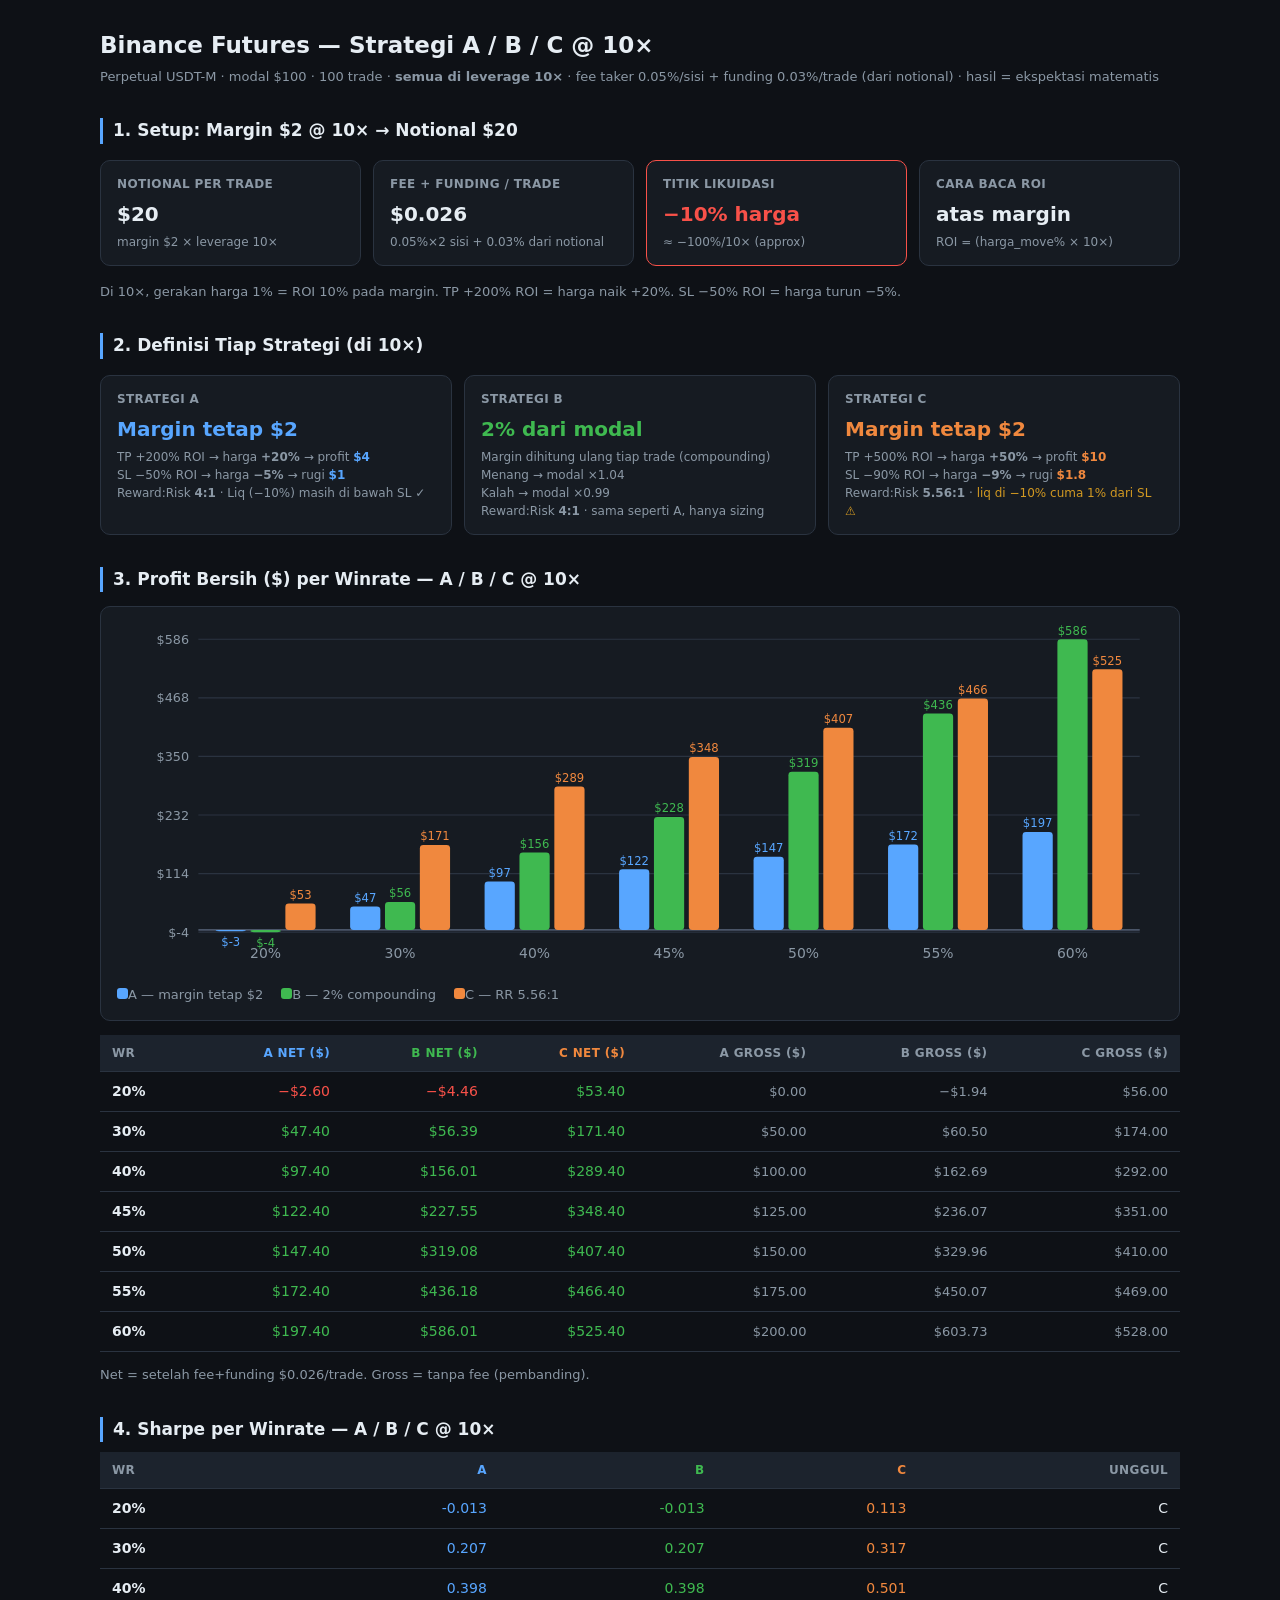
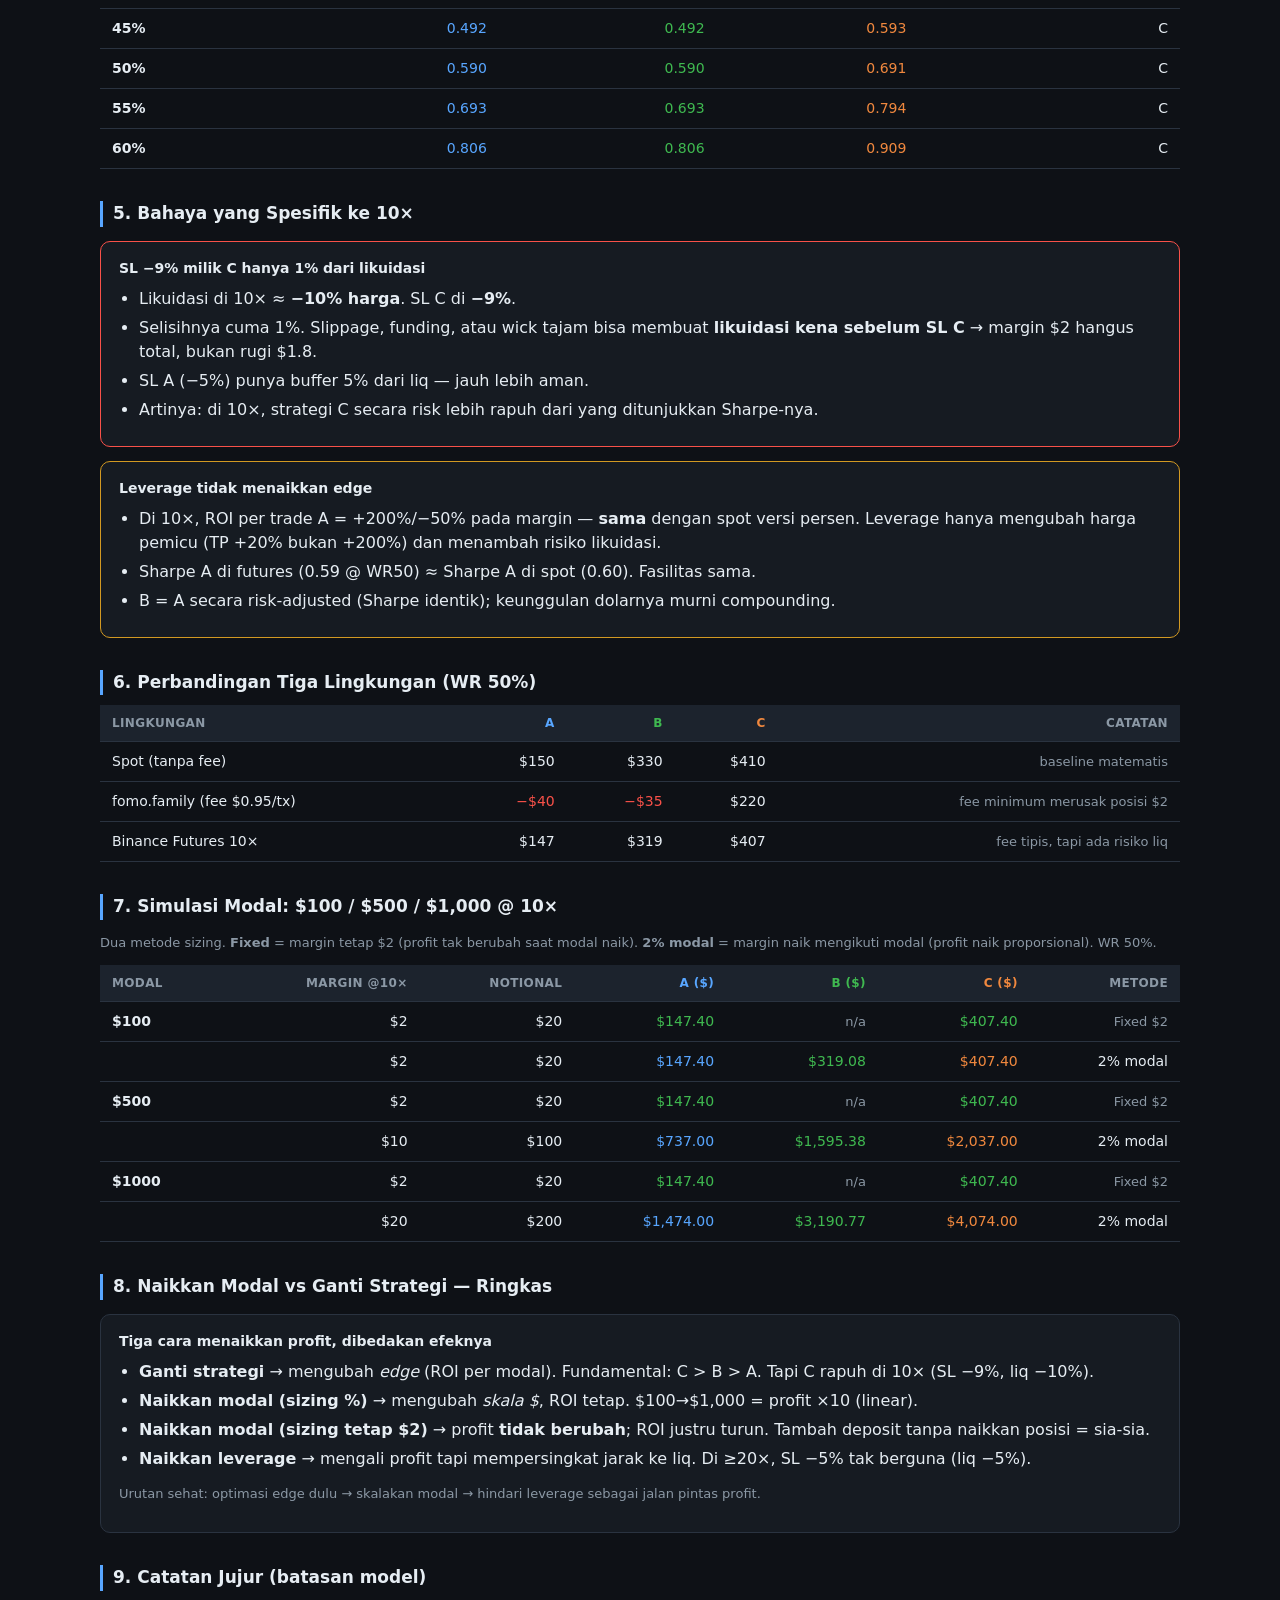
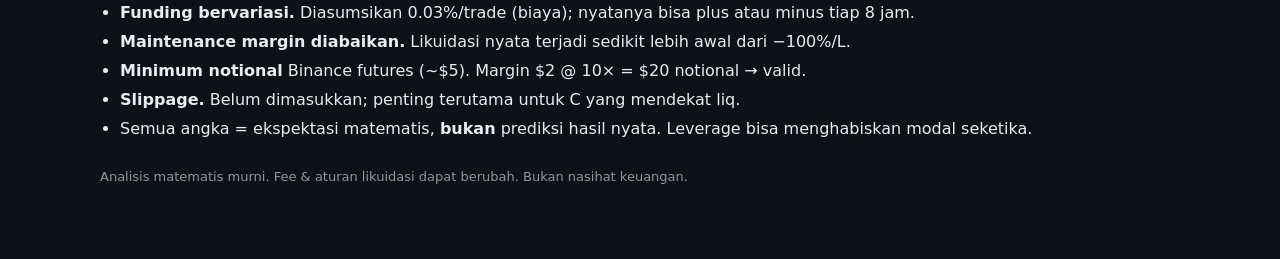
<file: trading-simulation/binance-futures.html>
<!DOCTYPE html>
<html lang="id">
<head>
<meta charset="UTF-8">
<meta name="viewport" content="width=device-width, initial-scale=1.0">
<title>Binance Futures 10× — Strategi A / B / C</title>
<style>
  :root{--bg:#0e1116;--panel:#161b22;--panel2:#1c232d;--line:#2a3340;--tx:#e6edf3;--mut:#8b98a5;
        --a:#58a6ff;--b:#3fb950;--c:#f0883e;--good:#3fb950;--bad:#f85149;--warn:#d29922}
  *{box-sizing:border-box}
  body{margin:0;background:var(--bg);color:var(--tx);font-family:ui-sans-serif,system-ui,-apple-system,"Segoe UI",Roboto,Arial,sans-serif;line-height:1.5;padding:28px 18px 60px}
  .wrap{max-width:1080px;margin:0 auto}
  h1{font-size:23px;margin:0 0 4px}
  h2{font-size:17px;margin:32px 0 10px;border-left:3px solid var(--a);padding-left:10px}
  .sub{color:var(--mut);font-size:13px;margin-bottom:18px}
  .cards{display:grid;grid-template-columns:repeat(auto-fit,minmax(200px,1fr));gap:12px;margin:16px 0}
  .card{background:var(--panel);border:1px solid var(--line);border-radius:10px;padding:14px 16px}
  .card h3{margin:0 0 6px;font-size:12px;color:var(--mut);font-weight:600;text-transform:uppercase;letter-spacing:.03em}
  .card .big{font-size:20px;font-weight:700}
  .card .note{font-size:12px;color:var(--mut);margin-top:4px}
  .a{color:var(--a)}.b{color:var(--b)}.c{color:var(--c)}
  table{width:100%;border-collapse:collapse;margin:10px 0;font-size:14px}
  th,td{padding:9px 12px;text-align:right;border-bottom:1px solid var(--line)}
  th:first-child,td:first-child{text-align:left}
  thead th{background:var(--panel2);color:var(--mut);font-weight:600;font-size:12px;text-transform:uppercase;letter-spacing:.03em}
  tbody tr:hover{background:var(--panel)}
  td.win{color:var(--good)}td.lose{color:var(--bad)}td.warnc{color:var(--warn)}
  .box{background:var(--panel);border:1px solid var(--line);border-radius:10px;padding:16px 18px;margin:14px 0}
  .box.bad{border-color:var(--bad)}.box.warn{border-color:var(--warn)}
  .box h4{margin:0 0 8px;font-size:14px}
  code{background:var(--panel2);padding:2px 6px;border-radius:5px;font-size:13px;color:#a5d6ff}
  ul{margin:8px 0;padding-left:20px}li{margin:5px 0}
  .muted{color:var(--mut);font-size:13px}
  .chart{background:var(--panel);border:1px solid var(--line);border-radius:10px;padding:16px;margin:14px 0;overflow-x:auto}
  .legend{display:flex;gap:18px;font-size:13px;color:var(--mut);margin-top:6px;flex-wrap:wrap}
  .dot{width:11px;height:11px;border-radius:3px;display:inline-block}
  .tag{display:inline-block;font-size:11px;padding:1px 7px;border-radius:20px;border:1px solid var(--line);color:var(--mut)}
  .pill{display:inline-block;font-size:11px;padding:1px 8px;border-radius:20px}
  .pill.ok{background:#12331d;color:var(--good);border:1px solid #1f5233}
  .pill.no{background:#3a1417;color:var(--bad);border:1px solid #6e2229}
</style>
</head>
<body>
<div class="wrap">
  <h1>Binance Futures — Strategi A / B / C @ 10×</h1>
  <div class="sub">Perpetual USDT-M · modal $100 · 100 trade · <b>semua di leverage 10×</b> · fee taker 0.05%/sisi + funding 0.03%/trade (dari notional) · hasil = ekspektasi matematis</div>

  <h2>1. Setup: Margin $2 @ 10× → Notional $20</h2>
  <div class="cards">
    <div class="card"><h3>Notional per trade</h3><div class="big">$20</div><div class="note">margin $2 × leverage 10×</div></div>
    <div class="card"><h3>Fee + funding / trade</h3><div class="big">$0.026</div><div class="note">0.05%×2 sisi + 0.03% dari notional</div></div>
    <div class="card" style="border-color:var(--bad)"><h3>Titik likuidasi</h3><div class="big" style="color:var(--bad)">−10% harga</div><div class="note">≈ −100%/10× (approx)</div></div>
    <div class="card"><h3>Cara baca ROI</h3><div class="big">atas margin</div><div class="note">ROI = (harga_move% × 10×)</div></div>
  </div>
  <p class="muted">Di 10×, gerakan harga 1% = ROI 10% pada margin. TP +200% ROI = harga naik +20%. SL −50% ROI = harga turun −5%.</p>

  <h2>2. Definisi Tiap Strategi (di 10×)</h2>
  <div class="cards">
    <div class="card"><h3 class="a">Strategi A</h3><div class="big a">Margin tetap $2</div>
      <div class="note">TP +200% ROI → harga <b>+20%</b> → profit <b class="a">$4</b><br>SL −50% ROI → harga <b>−5%</b> → rugi <b class="a">$1</b><br>Reward:Risk <b>4:1</b> · Liq (−10%) masih di bawah SL ✓</div></div>
    <div class="card"><h3 class="b">Strategi B</h3><div class="big b">2% dari modal</div>
      <div class="note">Margin dihitung ulang tiap trade (compounding)<br>Menang → modal ×1.04<br>Kalah → modal ×0.99<br>Reward:Risk <b>4:1</b> · sama seperti A, hanya sizing</div></div>
    <div class="card"><h3 class="c">Strategi C</h3><div class="big c">Margin tetap $2</div>
      <div class="note">TP +500% ROI → harga <b>+50%</b> → profit <b class="c">$10</b><br>SL −90% ROI → harga <b>−9%</b> → rugi <b class="c">$1.8</b><br>Reward:Risk <b>5.56:1</b> · <span style="color:var(--warn)">liq di −10% cuma 1% dari SL ⚠</span></div></div>
  </div>

  <h2>3. Profit Bersih ($) per Winrate — A / B / C @ 10×</h2>
  <div class="chart">
    <div id="chartABC"></div>
    <div class="legend">
      <span><i class="dot" style="background:var(--a)"></i>A — margin tetap $2</span>
      <span><i class="dot" style="background:var(--b)"></i>B — 2% compounding</span>
      <span><i class="dot" style="background:var(--c)"></i>C — RR 5.56:1</span>
    </div>
  </div>
  <table id="tABC">
    <thead><tr><th>WR</th><th class="a">A net ($)</th><th class="b">B net ($)</th><th class="c">C net ($)</th><th>A gross ($)</th><th>B gross ($)</th><th>C gross ($)</th></tr></thead>
    <tbody></tbody>
  </table>
  <p class="muted">Net = setelah fee+funding $0.026/trade. Gross = tanpa fee (pembanding).</p>

  <h2>4. Sharpe per Winrate — A / B / C @ 10×</h2>
  <table id="tSH">
    <thead><tr><th>WR</th><th class="a">A</th><th class="b">B</th><th class="c">C</th><th>Unggul</th></tr></thead>
    <tbody></tbody>
  </table>

  <h2>5. Bahaya yang Spesifik ke 10×</h2>
  <div class="box bad">
    <h4>SL −9% milik C hanya 1% dari likuidasi</h4>
    <ul>
      <li>Likuidasi di 10× ≈ <b>−10% harga</b>. SL C di <b>−9%</b>.</li>
      <li>Selisihnya cuma 1%. Slippage, funding, atau wick tajam bisa membuat <b>likuidasi kena sebelum SL C</b> → margin $2 hangus total, bukan rugi $1.8.</li>
      <li>SL A (−5%) punya buffer 5% dari liq — jauh lebih aman.</li>
      <li>Artinya: di 10×, strategi C secara risk lebih rapuh dari yang ditunjukkan Sharpe-nya.</li>
    </ul>
  </div>
  <div class="box warn">
    <h4>Leverage tidak menaikkan edge</h4>
    <ul>
      <li>Di 10×, ROI per trade A = +200%/−50% pada margin — <b>sama</b> dengan spot versi persen. Leverage hanya mengubah harga pemicu (TP +20% bukan +200%) dan menambah risiko likuidasi.</li>
      <li>Sharpe A di futures (0.59 @ WR50) ≈ Sharpe A di spot (0.60). Fasilitas sama.</li>
      <li>B = A secara risk-adjusted (Sharpe identik); keunggulan dolarnya murni compounding.</li>
    </ul>
  </div>

  <h2>6. Perbandingan Tiga Lingkungan (WR 50%)</h2>
  <table id="tEnv">
    <thead><tr><th>Lingkungan</th><th class="a">A</th><th class="b">B</th><th class="c">C</th><th>Catatan</th></tr></thead>
    <tbody>
      <tr><td>Spot (tanpa fee)</td><td>$150</td><td>$330</td><td>$410</td><td class="muted">baseline matematis</td></tr>
      <tr><td>fomo.family (fee $0.95/tx)</td><td class="lose">−$40</td><td class="lose">−$35</td><td>$220</td><td class="muted">fee minimum merusak posisi $2</td></tr>
      <tr><td>Binance Futures 10×</td><td>$147</td><td>$319</td><td>$407</td><td class="muted">fee tipis, tapi ada risiko liq</td></tr>
    </tbody>
  </table>

  <h2>7. Simulasi Modal: $100 / $500 / $1,000 @ 10×</h2>
  <p class="muted">Dua metode sizing. <b>Fixed</b> = margin tetap $2 (profit tak berubah saat modal naik). <b>2% modal</b> = margin naik mengikuti modal (profit naik proporsional). WR 50%.</p>
  <table id="tCap">
    <thead><tr><th>Modal</th><th>Margin @10×</th><th>Notional</th><th class="a">A ($)</th><th class="b">B ($)</th><th class="c">C ($)</th><th>Metode</th></tr></thead>
    <tbody></tbody>
  </table>

  <h2>8. Naikkan Modal vs Ganti Strategi — Ringkas</h2>
  <div class="box">
    <h4>Tiga cara menaikkan profit, dibedakan efeknya</h4>
    <ul>
      <li><b>Ganti strategi</b> → mengubah <i>edge</i> (ROI per modal). Fundamental: C &gt; B &gt; A. Tapi C rapuh di 10× (SL −9%, liq −10%).</li>
      <li><b>Naikkan modal (sizing %)</b> → mengubah <i>skala $</i>, ROI tetap. $100→$1,000 = profit ×10 (linear).</li>
      <li><b>Naikkan modal (sizing tetap $2)</b> → profit <b>tidak berubah</b>; ROI justru turun. Tambah deposit tanpa naikkan posisi = sia-sia.</li>
      <li><b>Naikkan leverage</b> → mengali profit tapi mempersingkat jarak ke liq. Di ≥20×, SL −5% tak berguna (liq −5%).</li>
    </ul>
    <p class="muted">Urutan sehat: optimasi edge dulu → skalakan modal → hindari leverage sebagai jalan pintas profit.</p>
  </div>

  <h2>9. Catatan Jujur (batasan model)</h2>
  <ul>
    <li><b>Funding bervariasi.</b> Diasumsikan 0.03%/trade (biaya); nyatanya bisa plus atau minus tiap 8 jam.</li>
    <li><b>Maintenance margin diabaikan.</b> Likuidasi nyata terjadi sedikit lebih awal dari −100%/L.</li>
    <li><b>Minimum notional</b> Binance futures (~$5). Margin $2 @ 10× = $20 notional → valid.</li>
    <li><b>Slippage.</b> Belum dimasukkan; penting terutama untuk C yang mendekat liq.</li>
    <li>Semua angka = ekspektasi matematis, <b>bukan</b> prediksi hasil nyata. Leverage bisa menghabiskan modal seketika.</li>
  </ul>
  <p class="muted" style="margin-top:26px">Analisis matematis murni. Fee & aturan likuidasi dapat berubah. Bukan nasihat keuangan.</p>
</div>

<script>
const WRS=[20,30,40,45,50,55,60];
const rows=[
  {wr:20, netA:-2.60,   netB:-4.46,   netC:53.40,  grossA:0.0,  grossB:-1.94,  grossC:56.0,  shA:-0.013, shC:0.113},
  {wr:30, netA:47.40,   netB:56.39,   netC:171.40, grossA:50.0, grossB:60.50,  grossC:174.0, shA:0.207,  shC:0.317},
  {wr:40, netA:97.40,   netB:156.01,  netC:289.40, grossA:100.0,grossB:162.69, grossC:292.0, shA:0.398,  shC:0.501},
  {wr:45, netA:122.40,  netB:227.55,  netC:348.40, grossA:125.0,grossB:236.07, grossC:351.0, shA:0.492,  shC:0.593},
  {wr:50, netA:147.40,  netB:319.08,  netC:407.40, grossA:150.0,grossB:329.96, grossC:410.0, shA:0.590,  shC:0.691},
  {wr:55, netA:172.40,  netB:436.18,  netC:466.40, grossA:175.0,grossB:450.07, grossC:469.0, shA:0.693,  shC:0.794},
  {wr:60, netA:197.40,  netB:586.01,  netC:525.40, grossA:200.0,grossB:603.73, grossC:528.0, shA:0.806,  shC:0.909},
];
const money=v=>(v<0?"−$":"$")+Math.abs(v).toLocaleString("en-US",{minimumFractionDigits:2,maximumFractionDigits:2});

// table ABC
const tb=document.querySelector("#tABC tbody");
rows.forEach(r=>{
  const tr=document.createElement("tr");
  tr.innerHTML=`<td><b>${r.wr}%</b></td>
    <td class="${r.netA>=0?'win':'lose'}">${money(r.netA)}</td>
    <td class="${r.netB>=0?'win':'lose'}">${money(r.netB)}</td>
    <td class="${r.netC>=0?'win':'lose'}">${money(r.netC)}</td>
    <td class="muted">${money(r.grossA)}</td>
    <td class="muted">${money(r.grossB)}</td>
    <td class="muted">${money(r.grossC)}</td>`;
  tb.appendChild(tr);
});

// table SH
const ts=document.querySelector("#tSH tbody");
rows.forEach(r=>{
  const win=r.shC>r.shA?"C":(r.shA>r.shC?"A = B":"Seri");
  const tr=document.createElement("tr");
  tr.innerHTML=`<td><b>${r.wr}%</b></td>
    <td class="a">${r.shA.toFixed(3)}</td>
    <td class="b">${r.shA.toFixed(3)}</td>
    <td class="c">${r.shC.toFixed(3)}</td>
    <td>${win}</td>`;
  ts.appendChild(tr);
});

function barChart(el, series, {fmt, height=300, pad=40}){
  const cats=rows.map(r=>r.wr+"%");
  const allVals=series.flatMap(s=>s.values);
  const maxV=Math.max(...allVals,0), minV=Math.min(...allVals,0);
  const W=900,H=height,left=pad+30,right=20,top=14,bottom=34;
  const plotW=W-left-right, plotH=H-top-bottom;
  const range=(maxV-minV)||1; const y=v=>top+plotH-((v-minV)/range)*plotH; const zeroY=y(0);
  const groupW=plotW/cats.length; const barW=Math.min(26,(groupW-16)/series.length);
  let s=`<svg viewBox="0 0 ${W} ${H}" width="100%" preserveAspectRatio="xMidYMid meet" font-family="inherit">`;
  const ticks=5;
  for(let i=0;i<=ticks;i++){const v=minV+range*i/ticks;const yy=y(v);
    s+=`<line x1="${left}" y1="${yy}" x2="${W-right}" y2="${yy}" stroke="#2a3340"/>`;
    s+=`<text x="${left-8}" y="${yy+4}" fill="#8b98a5" font-size="11" text-anchor="end">${fmt(v)}</text>`;}
  s+=`<line x1="${left}" y1="${zeroY}" x2="${W-right}" y2="${zeroY}" stroke="#4a5568" stroke-width="1.5"/>`;
  cats.forEach((lab,gi)=>{
    const gx=left+gi*groupW+(groupW-series.length*barW-(series.length-1)*4)/2;
    series.forEach((ser,si)=>{const v=ser.values[gi];const bx=gx+si*(barW+4);
      const yTop=Math.min(y(v),zeroY);const h=Math.abs(y(v)-zeroY);
      s+=`<rect x="${bx}" y="${yTop}" width="${barW}" height="${Math.max(h,1)}" rx="3" fill="${ser.color}"/>`;
      s+=`<text x="${bx+barW/2}" y="${v>=0?yTop-4:yTop+h+13}" fill="${ser.color}" font-size="10" text-anchor="middle">${fmt(v)}</text>`;});
    s+=`<text x="${left+gi*groupW+groupW/2}" y="${H-12}" fill="#8b98a5" font-size="12" text-anchor="middle">${lab}</text>`;});
  s+=`</svg>`; el.innerHTML=s;
}
barChart(document.querySelector("#chartABC"),[
  {color:"#58a6ff",values:rows.map(r=>r.netA)},
  {color:"#3fb950",values:rows.map(r=>r.netB)},
  {color:"#f0883e",values:rows.map(r=>r.netC)},
],{fmt:v=>"$"+Math.round(v)});

// ---- Modal simulation table ----
// fixed $2 margin: profit constant ; 2%-capital: scales linearly
const capRows = [
  {cap:100,  mFixed:2, mPct:2,   aFixed:147.40, aPct:147.40,  bPct:319.08,  cFixed:407.40, cPct:407.40},
  {cap:500,  mFixed:2, mPct:10,  aFixed:147.40, aPct:737.00,  bPct:1595.38, cFixed:407.40, cPct:2037.00},
  {cap:1000, mFixed:2, mPct:20,  aFixed:147.40, aPct:1474.00, bPct:3190.77, cFixed:407.40, cPct:4074.00},
];
const tc=document.querySelector("#tCap tbody");
capRows.forEach(r=>{
  // fixed row
  let tr=document.createElement("tr");
  tr.innerHTML=`<td><b>$${r.cap}</b></td>
    <td>$${r.mFixed}</td><td>$${r.mFixed*10}</td>
    <td class="${r.aFixed>=0?'win':'lose'}">${money(r.aFixed)}</td>
    <td class="muted">n/a</td>
    <td class="${r.cFixed>=0?'win':'lose'}">${money(r.cFixed)}</td>
    <td class="muted">Fixed $2</td>`;
  // note B fixed = same as A-multiplier? B only defined for % sizing; show n/a fixed
  tc.appendChild(tr);
  // pct row
  tr=document.createElement("tr");
  tr.innerHTML=`<td></td><td>$${r.mPct}</td><td>$${r.mPct*10}</td>
    <td class="a">${money(r.aPct)}</td>
    <td class="b">${money(r.bPct)}</td>
    <td class="c">${money(r.cPct)}</td>
    <td>2% modal</td>`;
  tc.appendChild(tr);
});
</script>
</body>
</html>
</file>
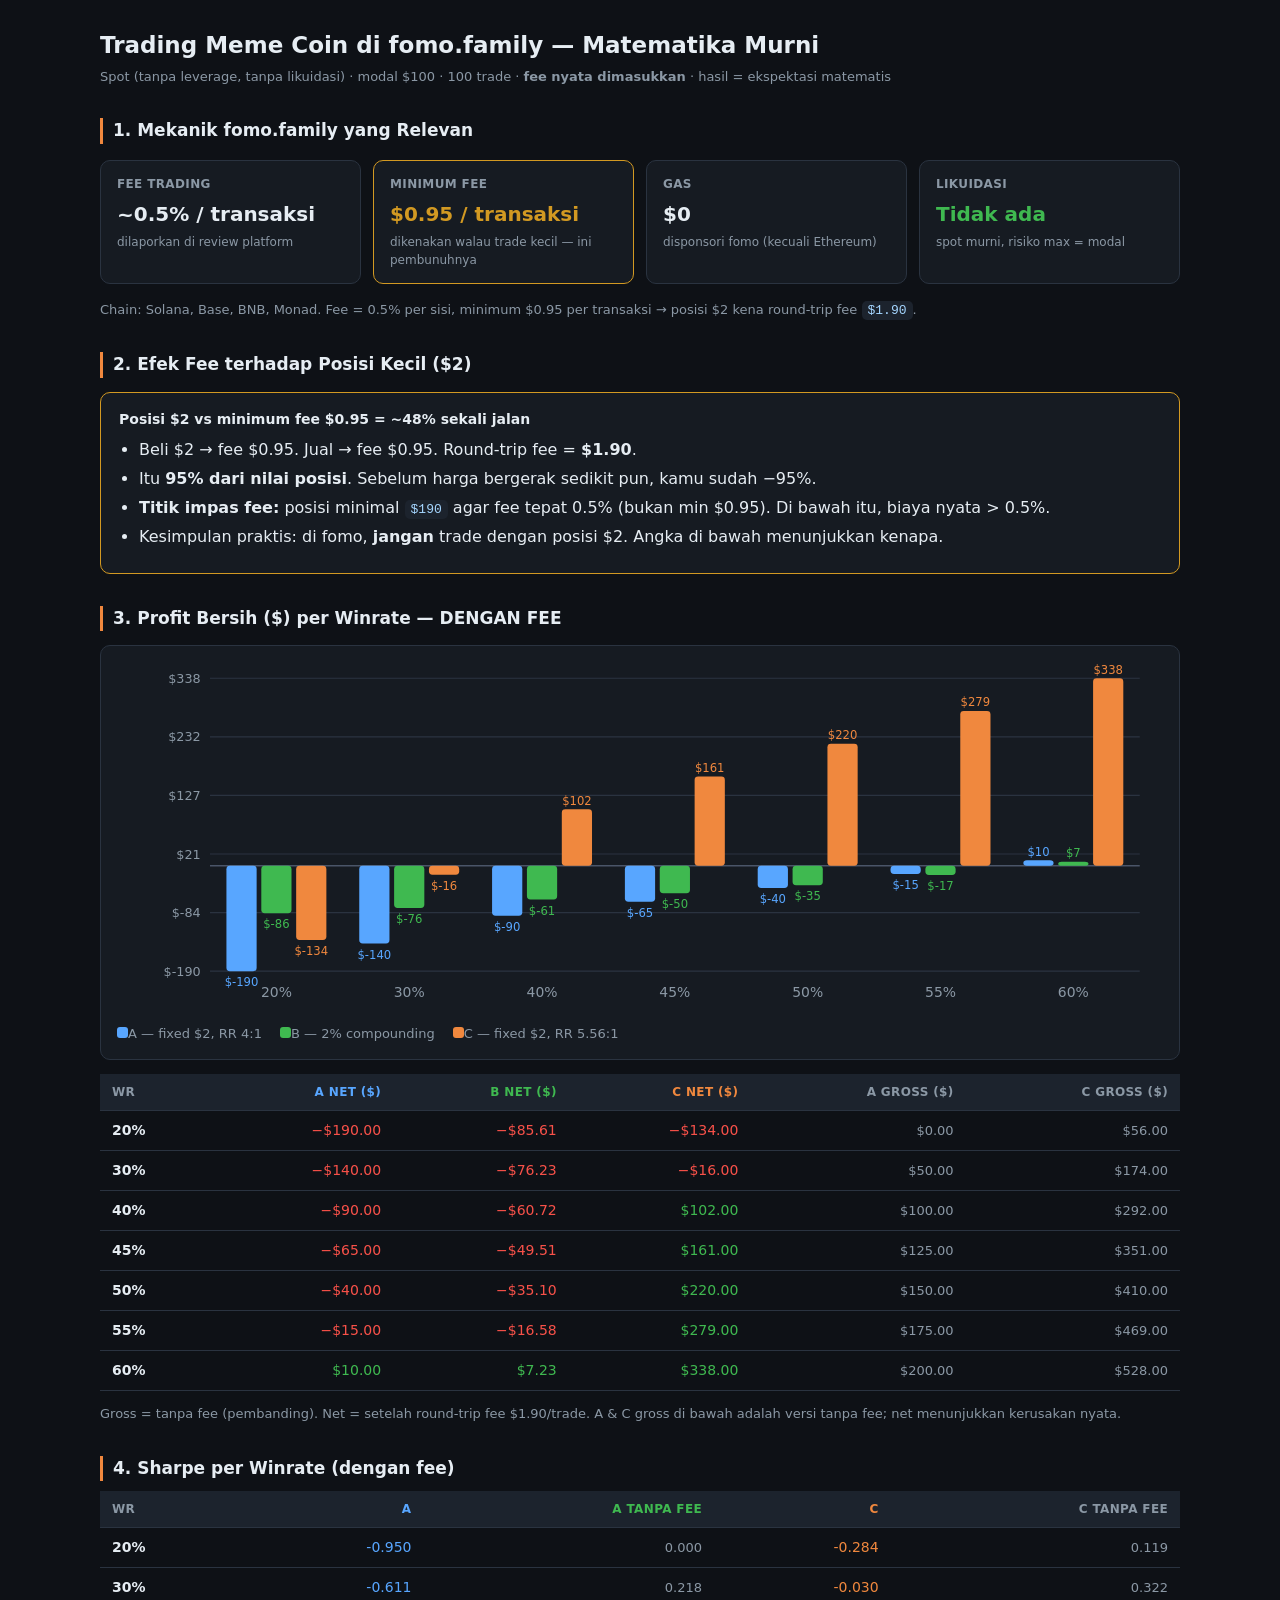
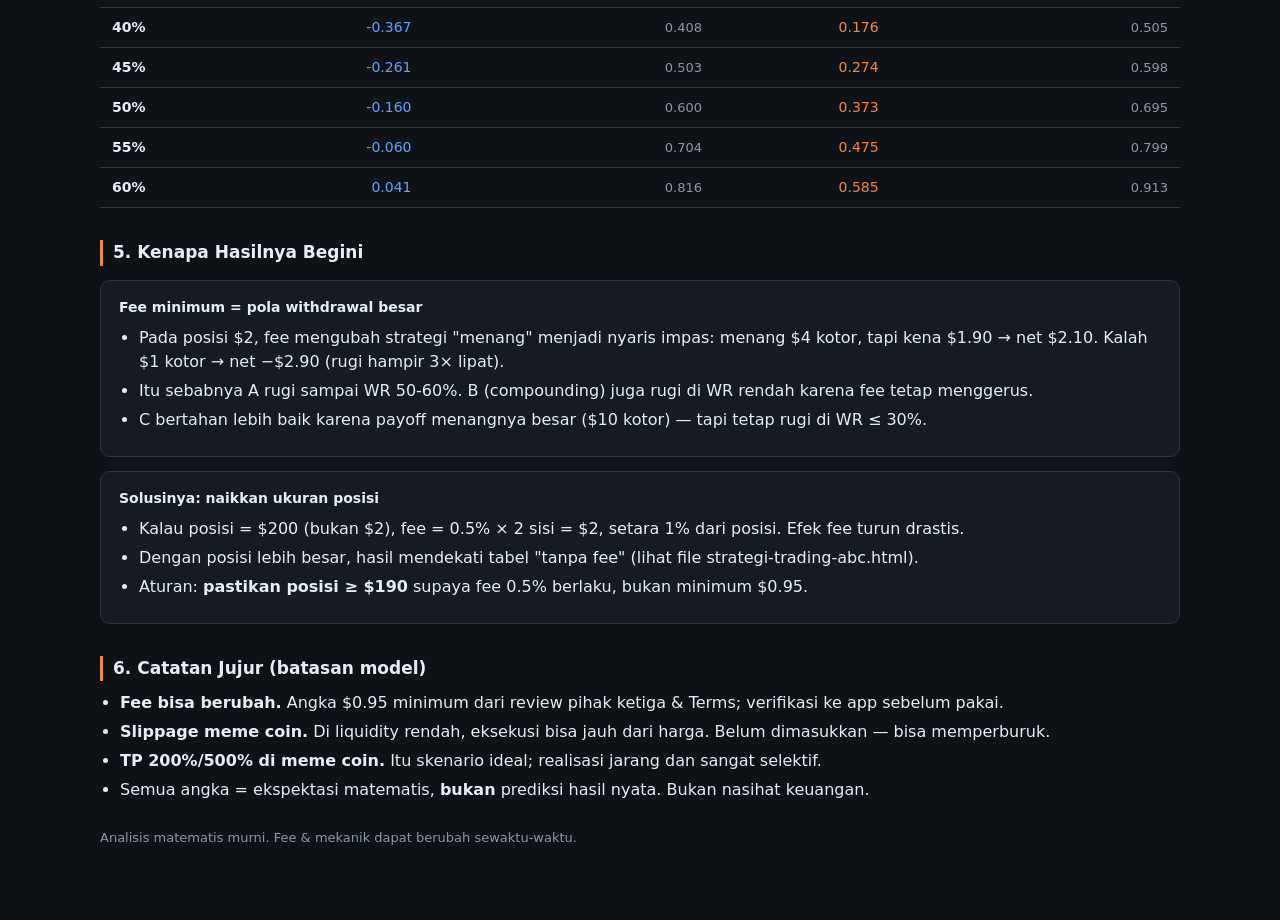
<file: trading-simulation/meme-coin.html>
<!DOCTYPE html>
<html lang="id">
<head>
<meta charset="UTF-8">
<meta name="viewport" content="width=device-width, initial-scale=1.0">
<title>Trading Meme Coin — fomo.family (Spot)</title>
<style>
  :root{--bg:#0e1116;--panel:#161b22;--panel2:#1c232d;--line:#2a3340;--tx:#e6edf3;--mut:#8b98a5;
        --a:#58a6ff;--b:#3fb950;--c:#f0883e;--good:#3fb950;--bad:#f85149;--warn:#d29922}
  *{box-sizing:border-box}
  body{margin:0;background:var(--bg);color:var(--tx);font-family:ui-sans-serif,system-ui,-apple-system,"Segoe UI",Roboto,Arial,sans-serif;line-height:1.5;padding:28px 18px 60px}
  .wrap{max-width:1080px;margin:0 auto}
  h1{font-size:23px;margin:0 0 4px}
  h2{font-size:17px;margin:32px 0 10px;border-left:3px solid var(--c);padding-left:10px}
  .sub{color:var(--mut);font-size:13px;margin-bottom:18px}
  .cards{display:grid;grid-template-columns:repeat(auto-fit,minmax(210px,1fr));gap:12px;margin:16px 0}
  .card{background:var(--panel);border:1px solid var(--line);border-radius:10px;padding:14px 16px}
  .card h3{margin:0 0 6px;font-size:12px;color:var(--mut);font-weight:600;text-transform:uppercase;letter-spacing:.03em}
  .card .big{font-size:20px;font-weight:700}
  .card .note{font-size:12px;color:var(--mut);margin-top:4px}
  .a{color:var(--a)}.b{color:var(--b)}.c{color:var(--c)}
  table{width:100%;border-collapse:collapse;margin:10px 0;font-size:14px}
  th,td{padding:9px 12px;text-align:right;border-bottom:1px solid var(--line)}
  th:first-child,td:first-child{text-align:left}
  thead th{background:var(--panel2);color:var(--mut);font-weight:600;font-size:12px;text-transform:uppercase;letter-spacing:.03em}
  tbody tr:hover{background:var(--panel)}
  td.win{color:var(--good)}td.lose{color:var(--bad)}
  .box{background:var(--panel);border:1px solid var(--line);border-radius:10px;padding:16px 18px;margin:14px 0}
  .box.warn{border-color:var(--warn)}
  .box h4{margin:0 0 8px;font-size:14px}
  code{background:var(--panel2);padding:2px 6px;border-radius:5px;font-size:13px;color:#a5d6ff}
  ul{margin:8px 0;padding-left:20px}li{margin:5px 0}
  .muted{color:var(--mut);font-size:13px}
  .chart{background:var(--panel);border:1px solid var(--line);border-radius:10px;padding:16px;margin:14px 0;overflow-x:auto}
  .legend{display:flex;gap:18px;font-size:13px;color:var(--mut);margin-top:6px;flex-wrap:wrap}
  .dot{width:11px;height:11px;border-radius:3px;display:inline-block}
  .tag{display:inline-block;font-size:11px;padding:1px 7px;border-radius:20px;border:1px solid var(--line);color:var(--mut)}
</style>
</head>
<body>
<div class="wrap">
  <h1>Trading Meme Coin di fomo.family — Matematika Murni</h1>
  <div class="sub">Spot (tanpa leverage, tanpa likuidasi) · modal $100 · 100 trade · <b>fee nyata dimasukkan</b> · hasil = ekspektasi matematis</div>

  <h2>1. Mekanik fomo.family yang Relevan</h2>
  <div class="cards">
    <div class="card"><h3>Fee trading</h3><div class="big">~0.5% / transaksi</div><div class="note">dilaporkan di review platform</div></div>
    <div class="card" style="border-color:var(--warn)"><h3>Minimum fee</h3><div class="big" style="color:var(--warn)">$0.95 / transaksi</div><div class="note">dikenakan walau trade kecil — ini pembunuhnya</div></div>
    <div class="card"><h3>Gas</h3><div class="big">$0</div><div class="note">disponsori fomo (kecuali Ethereum)</div></div>
    <div class="card"><h3>Likuidasi</h3><div class="big" style="color:var(--good)">Tidak ada</div><div class="note">spot murni, risiko max = modal</div></div>
  </div>
  <p class="muted">Chain: Solana, Base, BNB, Monad. Fee = 0.5% per sisi, minimum $0.95 per transaksi → posisi $2 kena round-trip fee <code>$1.90</code>.</p>

  <h2>2. Efek Fee terhadap Posisi Kecil ($2)</h2>
  <div class="box warn">
    <h4>Posisi $2 vs minimum fee $0.95 = ~48% sekali jalan</h4>
    <ul>
      <li>Beli $2 → fee $0.95. Jual → fee $0.95. Round-trip fee = <b>$1.90</b>.</li>
      <li>Itu <b>95% dari nilai posisi</b>. Sebelum harga bergerak sedikit pun, kamu sudah −95%.</li>
      <li><b>Titik impas fee:</b> posisi minimal <code>$190</code> agar fee tepat 0.5% (bukan min $0.95). Di bawah itu, biaya nyata &gt; 0.5%.</li>
      <li>Kesimpulan praktis: di fomo, <b>jangan</b> trade dengan posisi $2. Angka di bawah menunjukkan kenapa.</li>
    </ul>
  </div>

  <h2>3. Profit Bersih ($) per Winrate — DENGAN FEE</h2>
  <div class="chart">
    <div id="chartFomo"></div>
    <div class="legend">
      <span><i class="dot" style="background:var(--a)"></i>A — fixed $2, RR 4:1</span>
      <span><i class="dot" style="background:var(--b)"></i>B — 2% compounding</span>
      <span><i class="dot" style="background:var(--c)"></i>C — fixed $2, RR 5.56:1</span>
    </div>
  </div>
  <table id="tFomo">
    <thead><tr><th>WR</th><th class="a">A net ($)</th><th class="b">B net ($)</th><th class="c">C net ($)</th><th>A gross ($)</th><th>C gross ($)</th></tr></thead>
    <tbody></tbody>
  </table>
  <p class="muted">Gross = tanpa fee (pembanding). Net = setelah round-trip fee $1.90/trade. A & C gross di bawah adalah versi tanpa fee; net menunjukkan kerusakan nyata.</p>

  <h2>4. Sharpe per Winrate (dengan fee)</h2>
  <table id="tSharpe">
    <thead><tr><th>WR</th><th class="a">A</th><th class="b">A tanpa fee</th><th class="c">C</th><th>C tanpa fee</th></tr></thead>
    <tbody></tbody>
  </table>

  <h2>5. Kenapa Hasilnya Begini</h2>
  <div class="box">
    <h4>Fee minimum = pola withdrawal besar</h4>
    <ul>
      <li>Pada posisi $2, fee mengubah strategi "menang" menjadi nyaris impas: menang $4 kotor, tapi kena $1.90 → net $2.10. Kalah $1 kotor → net −$2.90 (rugi hampir 3× lipat).</li>
      <li>Itu sebabnya A rugi sampai WR 50-60%. B (compounding) juga rugi di WR rendah karena fee tetap menggerus.</li>
      <li>C bertahan lebih baik karena payoff menangnya besar ($10 kotor) — tapi tetap rugi di WR ≤ 30%.</li>
    </ul>
  </div>
  <div class="box">
    <h4>Solusinya: naikkan ukuran posisi</h4>
    <ul>
      <li>Kalau posisi = $200 (bukan $2), fee = 0.5% × 2 sisi = $2, setara 1% dari posisi. Efek fee turun drastis.</li>
      <li>Dengan posisi lebih besar, hasil mendekati tabel "tanpa fee" (lihat file strategi-trading-abc.html).</li>
      <li>Aturan: <b>pastikan posisi ≥ $190</b> supaya fee 0.5% berlaku, bukan minimum $0.95.</li>
    </ul>
  </div>

  <h2>6. Catatan Jujur (batasan model)</h2>
  <ul>
    <li><b>Fee bisa berubah.</b> Angka $0.95 minimum dari review pihak ketiga & Terms; verifikasi ke app sebelum pakai.</li>
    <li><b>Slippage meme coin.</b> Di liquidity rendah, eksekusi bisa jauh dari harga. Belum dimasukkan — bisa memperburuk.</li>
    <li><b>TP 200%/500% di meme coin.</b> Itu skenario ideal; realisasi jarang dan sangat selektif.</li>
    <li>Semua angka = ekspektasi matematis, <b>bukan</b> prediksi hasil nyata. Bukan nasihat keuangan.</li>
  </ul>
  <p class="muted" style="margin-top:26px">Analisis matematis murni. Fee & mekanik dapat berubah sewaktu-waktu.</p>
</div>

<script>
const rows = [
  {wr:20, netA:-190.00, netB:-85.61, netC:-134.0, grossA:0.0,  grossC:56.0,  shA:-0.950, shAg:0.000, shC:-0.284, shCg:0.119},
  {wr:30, netA:-140.00, netB:-76.23, netC:-16.0,  grossA:50.0, grossC:174.0, shA:-0.611, shAg:0.218, shC:-0.030, shCg:0.322},
  {wr:40, netA:-90.00,  netB:-60.72, netC:102.0,  grossA:100.0,grossC:292.0, shA:-0.367, shAg:0.408, shC:0.176,  shCg:0.505},
  {wr:45, netA:-65.00,  netB:-49.51, netC:161.0,  grossA:125.0,grossC:351.0, shA:-0.261, shAg:0.503, shC:0.274,  shCg:0.598},
  {wr:50, netA:-40.00,  netB:-35.10, netC:220.0,  grossA:150.0,grossC:410.0, shA:-0.160, shAg:0.600, shC:0.373,  shCg:0.695},
  {wr:55, netA:-15.00,  netB:-16.58, netC:279.0,  grossA:175.0,grossC:469.0, shA:-0.060, shAg:0.704, shC:0.475,  shCg:0.799},
  {wr:60, netA:10.00,   netB:7.23,   netC:338.0,  grossA:200.0,grossC:528.0, shA:0.041,  shAg:0.816, shC:0.585,  shCg:0.913},
];
const money = v => (v<0?"−$":"$") + Math.abs(v).toLocaleString("en-US",{minimumFractionDigits:2,maximumFractionDigits:2});

const tb = document.querySelector("#tFomo tbody");
rows.forEach(r=>{
  const tr=document.createElement("tr");
  tr.innerHTML=`<td><b>${r.wr}%</b></td>
    <td class="${r.netA>=0?'win':'lose'}">${money(r.netA)}</td>
    <td class="${r.netB>=0?'win':'lose'}">${money(r.netB)}</td>
    <td class="${r.netC>=0?'win':'lose'}">${money(r.netC)}</td>
    <td class="muted">${money(r.grossA)}</td>
    <td class="muted">${money(r.grossC)}</td>`;
  tb.appendChild(tr);
});

const ts = document.querySelector("#tSharpe tbody");
rows.forEach(r=>{
  const tr=document.createElement("tr");
  tr.innerHTML=`<td><b>${r.wr}%</b></td>
    <td class="a">${r.shA.toFixed(3)}</td>
    <td class="muted">${r.shAg.toFixed(3)}</td>
    <td class="c">${r.shC.toFixed(3)}</td>
    <td class="muted">${r.shCg.toFixed(3)}</td>`;
  ts.appendChild(tr);
});

function barChart(el, series, {fmt, height=300, pad=40}){
  const wrs = rows.map(r=>r.wr+"%");
  const allVals = series.flatMap(s=>s.values);
  const maxV=Math.max(...allVals,0), minV=Math.min(...allVals,0);
  const W=900,H=height,left=pad+40,right=20,top=14,bottom=34;
  const plotW=W-left-right, plotH=H-top-bottom;
  const range=(maxV-minV)||1; const y=v=>top+plotH-((v-minV)/range)*plotH; const zeroY=y(0);
  const groupW=plotW/wrs.length; const barW=Math.min(26,(groupW-16)/series.length);
  let s=`<svg viewBox="0 0 ${W} ${H}" width="100%" preserveAspectRatio="xMidYMid meet" font-family="inherit">`;
  const ticks=5;
  for(let i=0;i<=ticks;i++){const v=minV+range*i/ticks;const yy=y(v);
    s+=`<line x1="${left}" y1="${yy}" x2="${W-right}" y2="${yy}" stroke="#2a3340"/>`;
    s+=`<text x="${left-8}" y="${yy+4}" fill="#8b98a5" font-size="11" text-anchor="end">${fmt(v)}</text>`;}
  s+=`<line x1="${left}" y1="${zeroY}" x2="${W-right}" y2="${zeroY}" stroke="#4a5568" stroke-width="1.5"/>`;
  wrs.forEach((lab,gi)=>{
    const gx=left+gi*groupW+(groupW-series.length*barW-(series.length-1)*4)/2;
    series.forEach((ser,si)=>{const v=ser.values[gi];const bx=gx+si*(barW+4);
      const yTop=Math.min(y(v),zeroY);const h=Math.abs(y(v)-zeroY);
      s+=`<rect x="${bx}" y="${yTop}" width="${barW}" height="${Math.max(h,1)}" rx="3" fill="${ser.color}"/>`;
      s+=`<text x="${bx+barW/2}" y="${v>=0?yTop-4:yTop+h+13}" fill="${ser.color}" font-size="10" text-anchor="middle">${fmt(v)}</text>`;});
    s+=`<text x="${left+gi*groupW+groupW/2}" y="${H-12}" fill="#8b98a5" font-size="12" text-anchor="middle">${lab}</text>`;});
  s+=`</svg>`; el.innerHTML=s;
}
barChart(document.querySelector("#chartFomo"),[
  {color:"#58a6ff",values:rows.map(r=>r.netA)},
  {color:"#3fb950",values:rows.map(r=>r.netB)},
  {color:"#f0883e",values:rows.map(r=>r.netC)},
],{fmt:v=>"$"+Math.round(v)});
</script>
</body>
</html>
</file>
